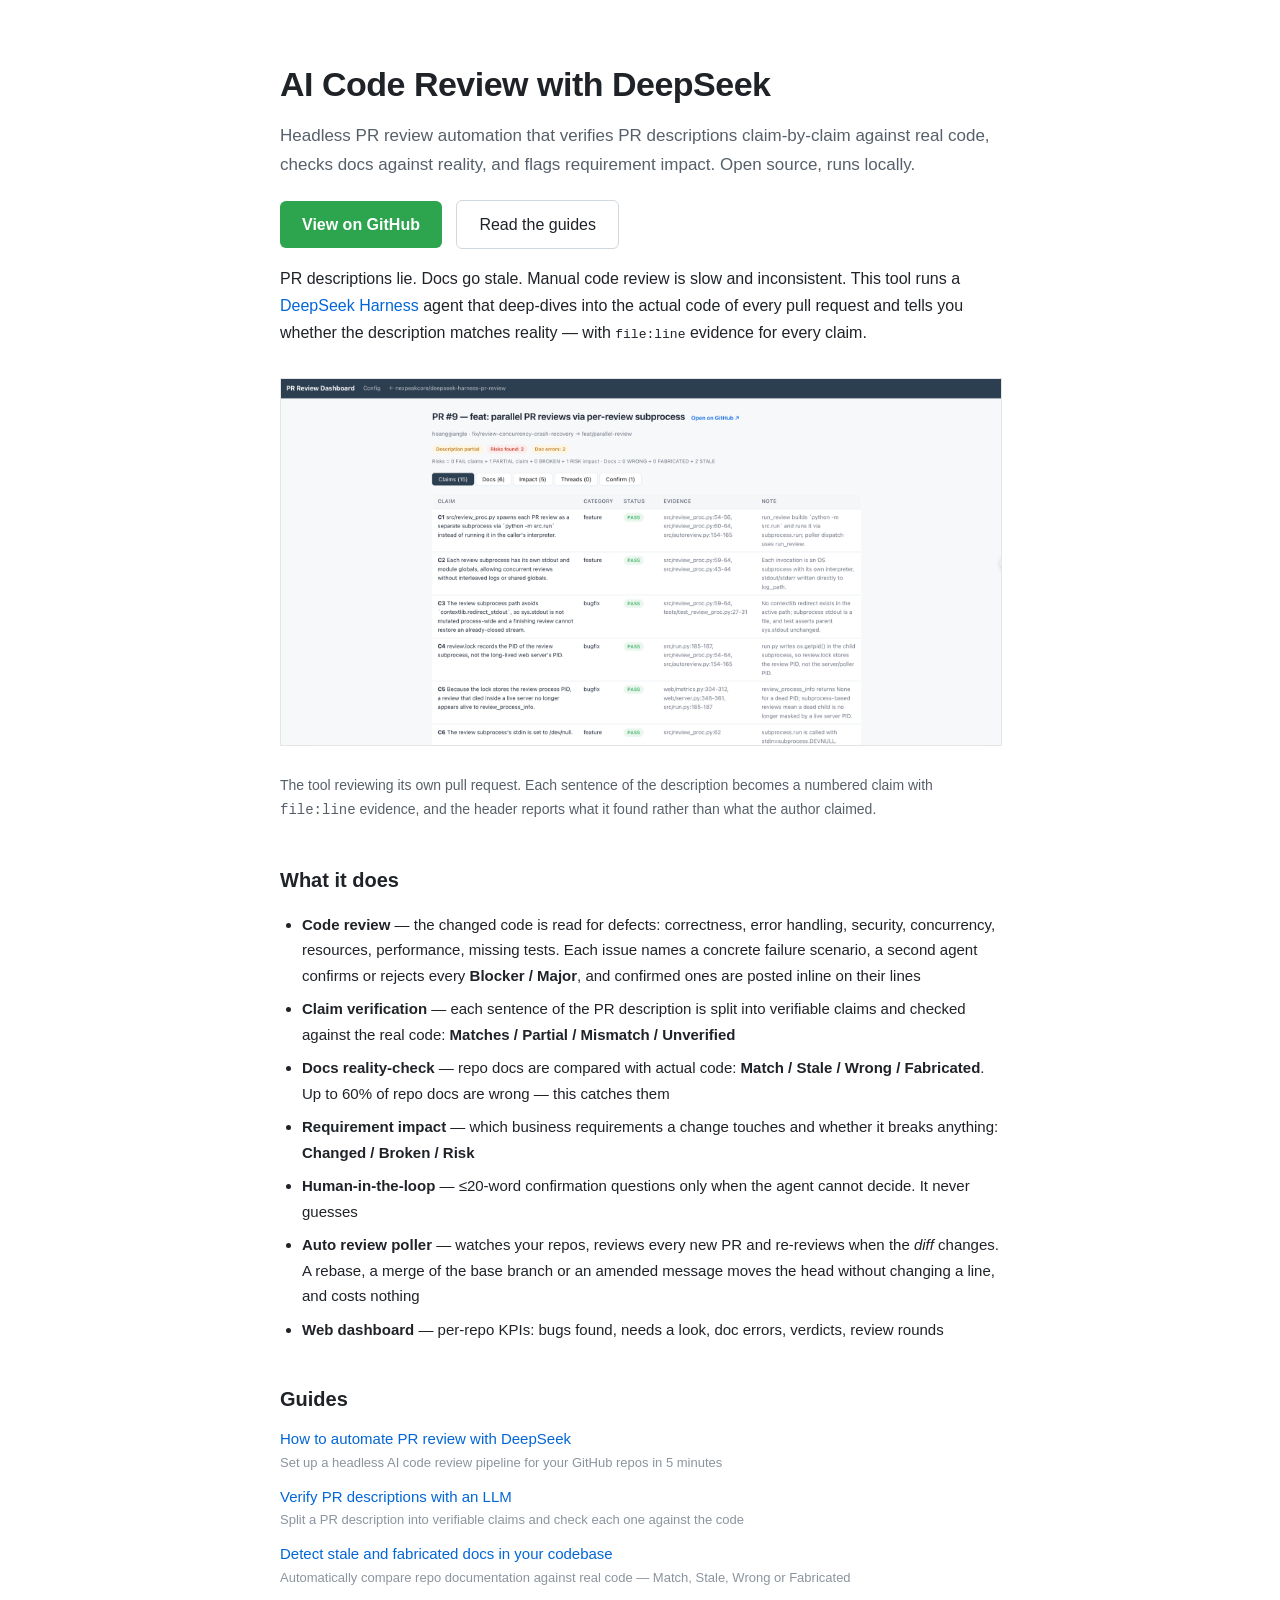
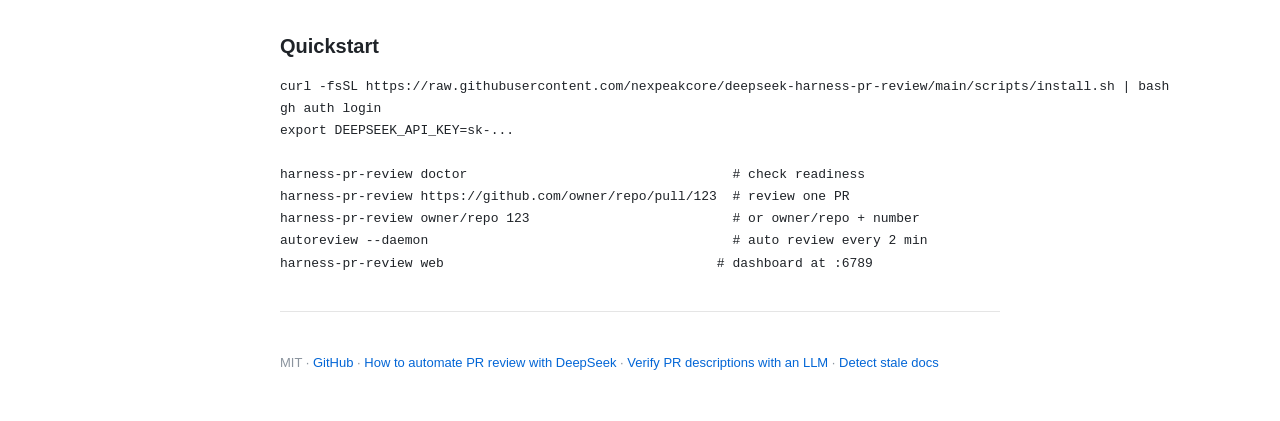
<file: docs/index.html>
<!DOCTYPE html>
<html lang="en">
<head>
<meta charset="utf-8">
<meta name="viewport" content="width=device-width, initial-scale=1">
<title>AI Code Review with DeepSeek — Headless PR Review Automation</title>
<meta name="description" content="AI code review with DeepSeek: headless PR review automation that verifies PR descriptions claim-by-claim against real code, checks docs against reality, and flags requirement impact. Open source, runs locally.">
<meta name="keywords" content="deepseek code review, deepseek pr review, ai pr review, ai code review tool, llm code review automation, headless code review, code review with deepseek">
<meta property="og:title" content="AI Code Review with DeepSeek — Headless PR Review Automation">
<meta property="og:description" content="Verify PR descriptions claim-by-claim against real code. Detect stale and fabricated docs. Flag requirement impact. Open source.">
<meta property="og:type" content="website">
<meta property="og:url" content="https://nexpeakcore.github.io/deepseek-harness-pr-review/">
<link rel="canonical" href="https://nexpeakcore.github.io/deepseek-harness-pr-review/">
<style>
body { margin: 0 auto; max-width: 720px; padding: 56px 24px 48px;
       font-family: -apple-system, "Segoe UI", Roboto, sans-serif;
       color: #1f2328; line-height: 1.7; }
a { color: #0366d6; text-decoration: none; }
a:hover { text-decoration: underline; }
h1 { font-size: 34px; font-weight: 700; margin: 0 0 8px; letter-spacing: -0.5px; }
h2 { font-size: 20px; font-weight: 600; margin: 40px 0 10px; }
.tagline { font-size: 17px; color: #57606a; margin: 0 0 20px; }
.cta { display: inline-block; background: #2da44e; color: #fff; font-weight: 600;
       padding: 10px 22px; border-radius: 6px; margin-right: 10px; }
.cta:hover { text-decoration: none; background: #2c974b; }
.cta-gh { display: inline-block; border: 1px solid #d0d7de; padding: 10px 22px;
          border-radius: 6px; color: #1f2328; font-weight: 500; }
ul { padding-left: 22px; font-size: 15px; }
li { margin: 8px 0; }
.guide-list a { font-size: 15px; display: block; margin: 10px 0; }
.guide-list small { color: #8b949e; display: block; font-size: 13px; }
img { max-width: 100%; height: auto; margin: 16px 0 4px; border: 1px solid #e5e5e5; }
.caption { font-size: 14px; color: #57606a; margin: 0 0 24px; }
figcaption { font-size: 12px; color: #8b949e; }
hr { border: none; border-top: 1px solid #e5e5e5; margin: 36px 0; }
footer { margin-top: 40px; font-size: 13px; color: #8b949e; }
</style>
</head>
<body>

<h1>AI Code Review with DeepSeek</h1>
<p class="tagline">Headless PR review automation that verifies PR descriptions
claim-by-claim against real code, checks docs against reality, and flags
requirement impact. Open source, runs locally.</p>

<p>
  <a class="cta" href="https://github.com/nexpeakcore/deepseek-harness-pr-review">View on GitHub</a>
  <a class="cta-gh" href="#guides">Read the guides</a>
</p>

<p>PR descriptions lie. Docs go stale. Manual code review is slow and
inconsistent. This tool runs a <a href="https://deepseek.com/harness/en/">DeepSeek Harness</a>
agent that deep-dives into the actual code of every pull request and tells you
whether the description matches reality — with <code>file:line</code> evidence
for every claim.</p>

<p>
  <a href="screenshots/dashboard-demo.png">
    <img src="screenshots/dashboard-demo.png" width="2000" height="1015"
         alt="PR review dashboard showing each claim from a PR description checked against real code with file:line evidence"
         loading="lazy">
  </a>
</p>
<p class="caption">The tool reviewing its own pull request. Each sentence of the
description becomes a numbered claim with <code>file:line</code> evidence, and
the header reports what it found rather than what the author claimed.</p>

<h2>What it does</h2>
<ul>
  <li><b>Code review</b> — the changed code is read for defects: correctness,
  error handling, security, concurrency, resources, performance, missing tests.
  Each issue names a concrete failure scenario, a second agent confirms or
  rejects every <b>Blocker / Major</b>, and confirmed ones are posted inline on
  their lines</li>
  <li><b>Claim verification</b> — each sentence of the PR description is split
  into verifiable claims and checked against the real code: <b>Matches / Partial
  / Mismatch / Unverified</b></li>
  <li><b>Docs reality-check</b> — repo docs are compared with actual code:
  <b>Match / Stale / Wrong / Fabricated</b>. Up to 60% of repo docs are wrong —
  this catches them</li>
  <li><b>Requirement impact</b> — which business requirements a change touches
  and whether it breaks anything: <b>Changed / Broken / Risk</b></li>
  <li><b>Human-in-the-loop</b> — ≤20-word confirmation questions only when the
  agent cannot decide. It never guesses</li>
  <li><b>Auto review poller</b> — watches your repos, reviews every new PR and
  re-reviews when the <i>diff</i> changes. A rebase, a merge of the base branch
  or an amended message moves the head without changing a line, and costs
  nothing</li>
  <li><b>Web dashboard</b> — per-repo KPIs: bugs found, needs a look, doc
  errors, verdicts, review rounds</li>
</ul>

<h2 id="guides">Guides</h2>
<div class="guide-list">
  <a href="guide/how-to-automate-pr-review-with-deepseek.html">How to automate PR review with DeepSeek<small>Set up a headless AI code review pipeline for your GitHub repos in 5 minutes</small></a>
  <a href="guide/verify-pr-descriptions-with-llm.html">Verify PR descriptions with an LLM<small>Split a PR description into verifiable claims and check each one against the code</small></a>
  <a href="guide/detect-stale-docs-in-codebase.html">Detect stale and fabricated docs in your codebase<small>Automatically compare repo documentation against real code — Match, Stale, Wrong or Fabricated</small></a>
</div>

<h2>Quickstart</h2>
<pre><code>curl -fsSL https://raw.githubusercontent.com/nexpeakcore/deepseek-harness-pr-review/main/scripts/install.sh | bash
gh auth login
export DEEPSEEK_API_KEY=sk-...

harness-pr-review doctor                                  # check readiness
harness-pr-review https://github.com/owner/repo/pull/123  # review one PR
harness-pr-review owner/repo 123                          # or owner/repo + number
autoreview --daemon                                       # auto review every 2 min
harness-pr-review web                                   # dashboard at :6789</code></pre>

<hr>

<footer>MIT · <a href="https://github.com/nexpeakcore/deepseek-harness-pr-review">GitHub</a> ·
<a href="guide/how-to-automate-pr-review-with-deepseek.html">How to automate PR review with DeepSeek</a> ·
<a href="guide/verify-pr-descriptions-with-llm.html">Verify PR descriptions with an LLM</a> ·
<a href="guide/detect-stale-docs-in-codebase.html">Detect stale docs</a></footer>

</body>
</html>
</file>
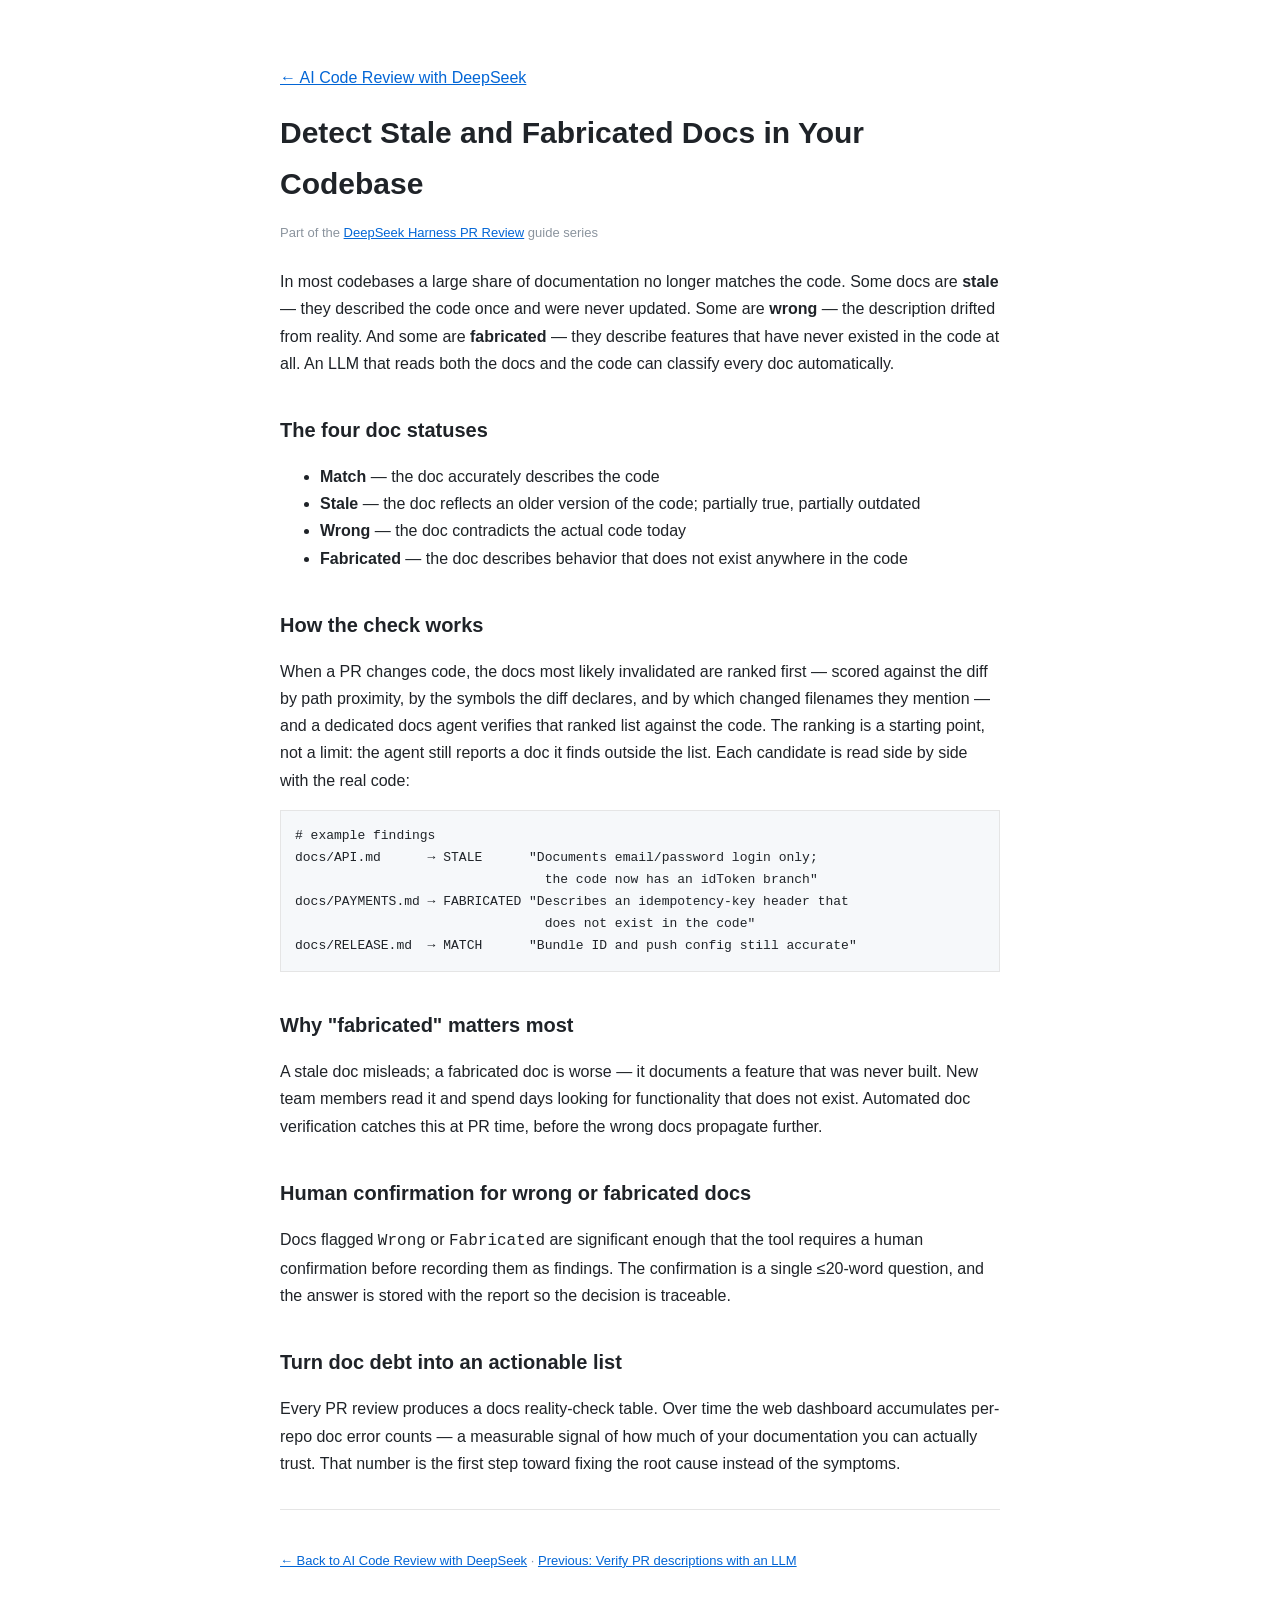
<file: docs/guide/detect-stale-docs-in-codebase.html>
<!DOCTYPE html>
<html lang="en">
<head>
<meta charset="utf-8">
<meta name="viewport" content="width=device-width, initial-scale=1">
<title>Detect Stale and Fabricated Docs in Your Codebase — Automated Guide</title>
<meta name="description" content="Detect stale and fabricated documentation with an LLM: automatically compare repo docs against real code and classify each doc as Match, Stale, Wrong or Fabricated. Stop trusting docs that lie.">
<meta name="keywords" content="stale docs, fabricated documentation, documentation drift, docs vs code, llm docs check, documentation accuracy">
<link rel="canonical" href="https://nexpeakcore.github.io/deepseek-harness-pr-review/guide/detect-stale-docs-in-codebase.html">
<style>
body { margin: 0 auto; max-width: 720px; padding: 48px 24px 48px;
       font-family: -apple-system, "Segoe UI", Roboto, sans-serif;
       color: #1f2328; line-height: 1.7; }
a { color: #0366d6; }
h1 { font-size: 30px; font-weight: 700; margin: 0 0 6px; }
h2 { font-size: 20px; font-weight: 600; margin: 36px 0 10px; }
.meta { color: #8b949e; font-size: 13px; margin-bottom: 24px; }
pre { background: #f6f8fa; border: 1px solid #e5e5e5; padding: 14px;
      overflow-x: auto; font-size: 13px; }
code { font-family: ui-monospace, SFMono-Regular, Menlo, monospace; }
hr { border: none; border-top: 1px solid #e5e5e5; margin: 32px 0; }
footer { margin-top: 40px; font-size: 13px; color: #8b949e; }
</style>
</head>
<body>

<p><a href="../">← AI Code Review with DeepSeek</a></p>

<h1>Detect Stale and Fabricated Docs in Your Codebase</h1>
<p class="meta">Part of the <a href="../">DeepSeek Harness PR Review</a> guide series</p>

<p>In most codebases a large share of documentation no longer matches the
code. Some docs are <b>stale</b> — they described the code once and were never
updated. Some are <b>wrong</b> — the description drifted from reality. And some
are <b>fabricated</b> — they describe features that have never existed in the
code at all. An LLM that reads both the docs and the code can classify every
doc automatically.</p>

<h2>The four doc statuses</h2>
<ul>
  <li><b>Match</b> — the doc accurately describes the code</li>
  <li><b>Stale</b> — the doc reflects an older version of the code; partially
  true, partially outdated</li>
  <li><b>Wrong</b> — the doc contradicts the actual code today</li>
  <li><b>Fabricated</b> — the doc describes behavior that does not exist
  anywhere in the code</li>
</ul>

<h2>How the check works</h2>
<p>When a PR changes code, the docs most likely invalidated are ranked first —
scored against the diff by path proximity, by the symbols the diff declares, and
by which changed filenames they mention — and a dedicated docs agent verifies
that ranked list against the code. The ranking is a starting point, not a limit:
the agent still reports a doc it finds outside the list. Each candidate is read
side by side with the real code:</p>
<pre><code># example findings
docs/API.md      → STALE      "Documents email/password login only;
                                the code now has an idToken branch"
docs/PAYMENTS.md → FABRICATED "Describes an idempotency-key header that
                                does not exist in the code"
docs/RELEASE.md  → MATCH      "Bundle ID and push config still accurate"</code></pre>

<h2>Why "fabricated" matters most</h2>
<p>A stale doc misleads; a fabricated doc is worse — it documents a feature
that was never built. New team members read it and spend days looking for
functionality that does not exist. Automated doc verification catches this at
PR time, before the wrong docs propagate further.</p>

<h2>Human confirmation for wrong or fabricated docs</h2>
<p>Docs flagged <code>Wrong</code> or <code>Fabricated</code> are significant
enough that the tool requires a human confirmation before recording them as
findings. The confirmation is a single ≤20-word question, and the answer is
stored with the report so the decision is traceable.</p>

<h2>Turn doc debt into an actionable list</h2>
<p>Every PR review produces a docs reality-check table. Over time the web
dashboard accumulates per-repo doc error counts — a measurable signal of how
much of your documentation you can actually trust. That number is the first
step toward fixing the root cause instead of the symptoms.</p>

<hr>

<footer><a href="../">← Back to AI Code Review with DeepSeek</a> ·
<a href="verify-pr-descriptions-with-llm.html">Previous: Verify PR descriptions with an LLM</a></footer>

</body>
</html>
</file>
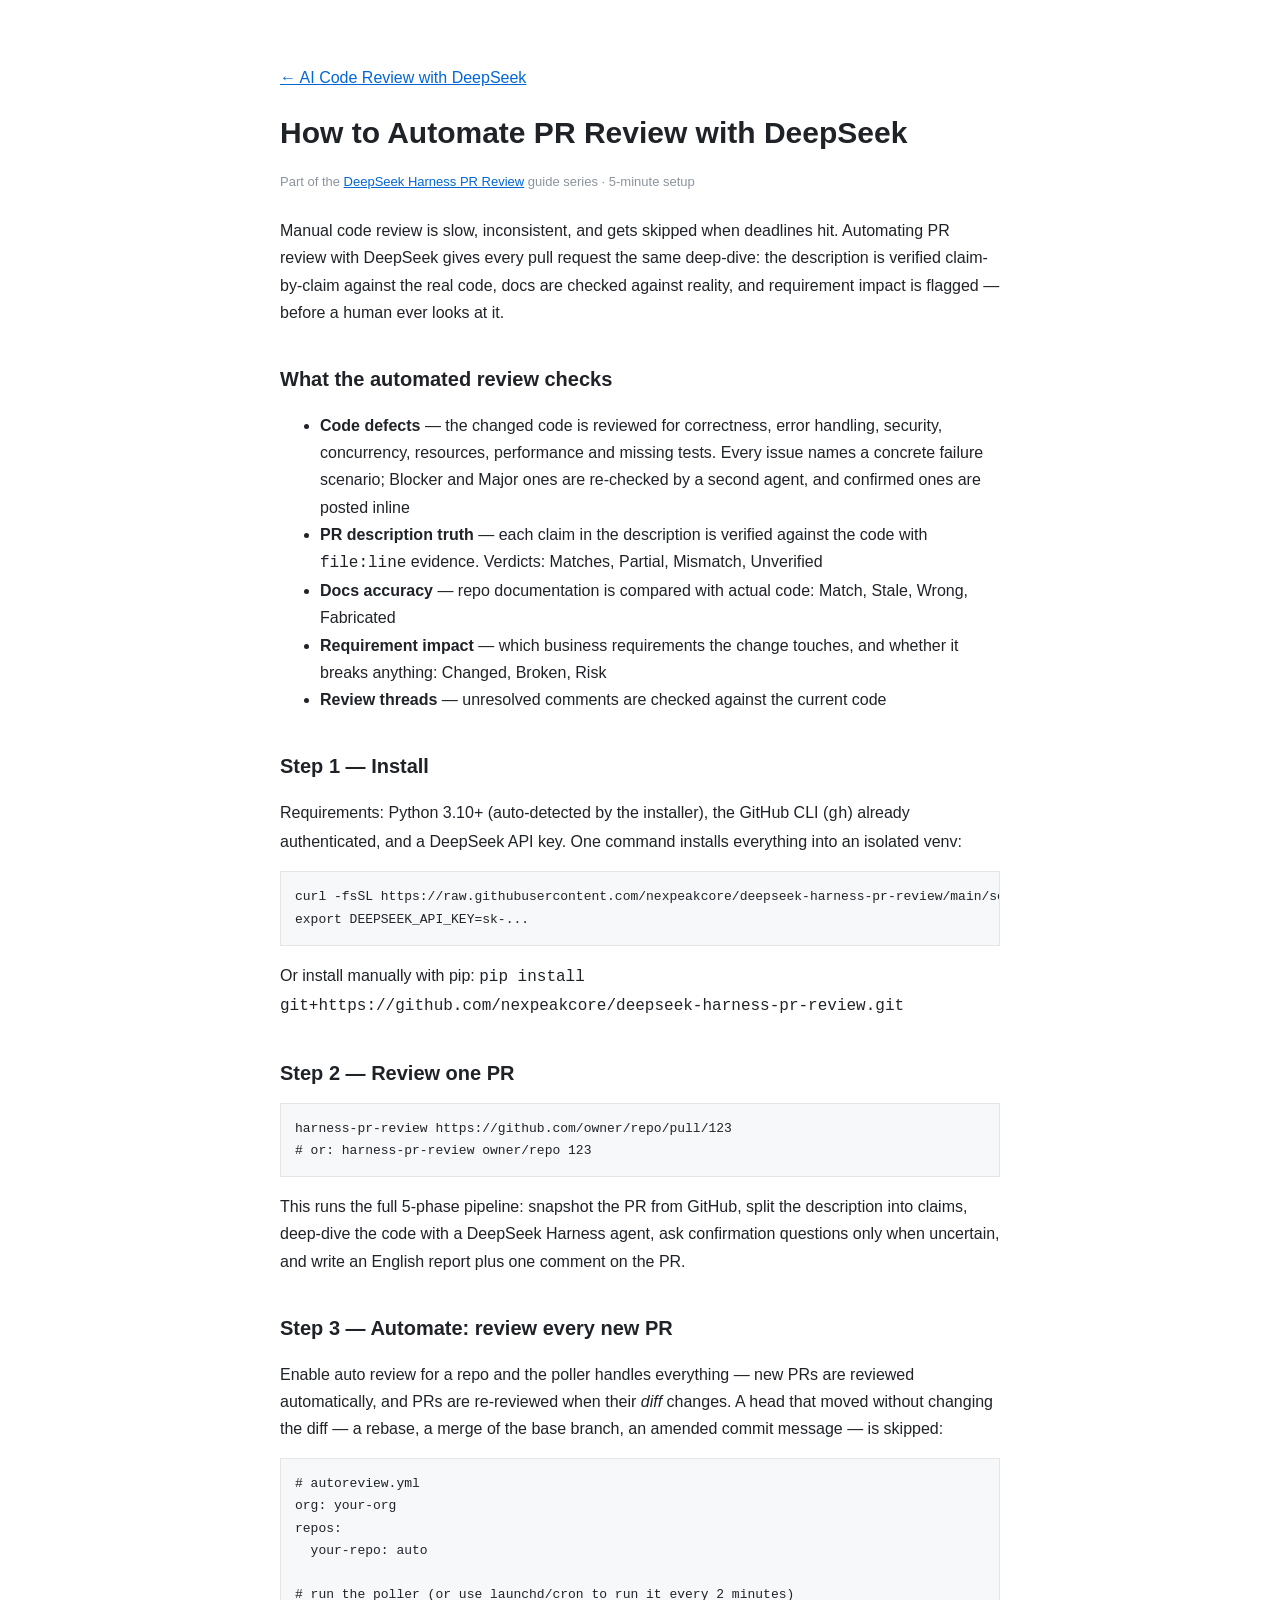
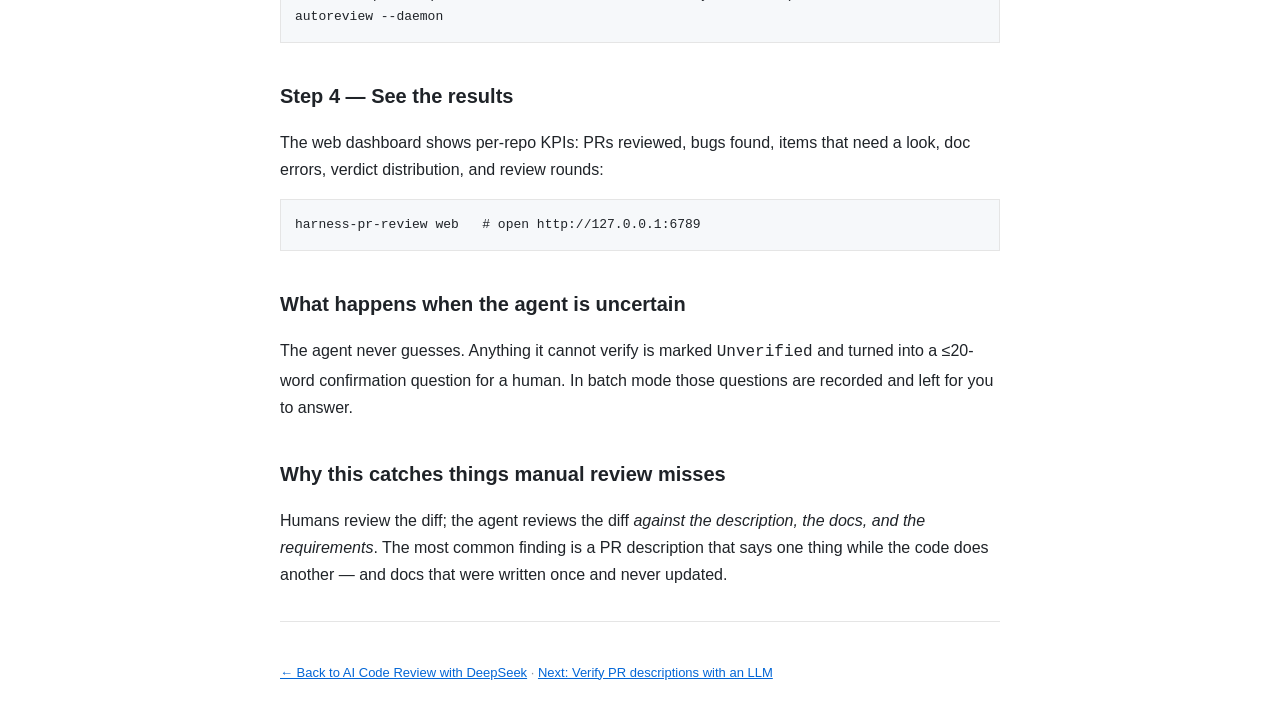
<file: docs/guide/how-to-automate-pr-review-with-deepseek.html>
<!DOCTYPE html>
<html lang="en">
<head>
<meta charset="utf-8">
<meta name="viewport" content="width=device-width, initial-scale=1">
<title>How to Automate PR Review with DeepSeek — Step-by-Step Guide</title>
<meta name="description" content="Learn how to automate PR review with DeepSeek: a headless AI code review pipeline that verifies PR descriptions claim-by-claim, checks docs against reality, and posts a review comment on every pull request.">
<meta name="keywords" content="automate pr review, deepseek pr review, ai code review automation, headless code review, automated code review github">
<link rel="canonical" href="https://nexpeakcore.github.io/deepseek-harness-pr-review/guide/how-to-automate-pr-review-with-deepseek.html">
<style>
body { margin: 0 auto; max-width: 720px; padding: 48px 24px 48px;
       font-family: -apple-system, "Segoe UI", Roboto, sans-serif;
       color: #1f2328; line-height: 1.7; }
a { color: #0366d6; }
h1 { font-size: 30px; font-weight: 700; margin: 0 0 6px; }
h2 { font-size: 20px; font-weight: 600; margin: 36px 0 10px; }
.meta { color: #8b949e; font-size: 13px; margin-bottom: 24px; }
pre { background: #f6f8fa; border: 1px solid #e5e5e5; padding: 14px;
      overflow-x: auto; font-size: 13px; }
code { font-family: ui-monospace, SFMono-Regular, Menlo, monospace; }
hr { border: none; border-top: 1px solid #e5e5e5; margin: 32px 0; }
footer { margin-top: 40px; font-size: 13px; color: #8b949e; }
</style>
</head>
<body>

<p><a href="../">← AI Code Review with DeepSeek</a></p>

<h1>How to Automate PR Review with DeepSeek</h1>
<p class="meta">Part of the <a href="../">DeepSeek Harness PR Review</a> guide series · 5-minute setup</p>

<p>Manual code review is slow, inconsistent, and gets skipped when deadlines
hit. Automating PR review with DeepSeek gives every pull request the same
deep-dive: the description is verified claim-by-claim against the real code,
docs are checked against reality, and requirement impact is flagged — before a
human ever looks at it.</p>

<h2>What the automated review checks</h2>
<ul>
  <li><b>Code defects</b> — the changed code is reviewed for correctness,
  error handling, security, concurrency, resources, performance and missing
  tests. Every issue names a concrete failure scenario; Blocker and Major ones
  are re-checked by a second agent, and confirmed ones are posted inline</li>
  <li><b>PR description truth</b> — each claim in the description is verified
  against the code with <code>file:line</code> evidence. Verdicts: Matches,
  Partial, Mismatch, Unverified</li>
  <li><b>Docs accuracy</b> — repo documentation is compared with actual code:
  Match, Stale, Wrong, Fabricated</li>
  <li><b>Requirement impact</b> — which business requirements the change
  touches, and whether it breaks anything: Changed, Broken, Risk</li>
  <li><b>Review threads</b> — unresolved comments are checked against the
  current code</li>
</ul>

<h2>Step 1 — Install</h2>
<p>Requirements: Python 3.10+ (auto-detected by the installer), the GitHub CLI
(<code>gh</code>) already authenticated, and a DeepSeek API key. One command
installs everything into an isolated venv:</p>
<pre><code>curl -fsSL https://raw.githubusercontent.com/nexpeakcore/deepseek-harness-pr-review/main/scripts/install.sh | bash
export DEEPSEEK_API_KEY=sk-...</code></pre>
<p>Or install manually with pip: <code>pip install git+https://github.com/nexpeakcore/deepseek-harness-pr-review.git</code></p>

<h2>Step 2 — Review one PR</h2>
<pre><code>harness-pr-review https://github.com/owner/repo/pull/123
# or: harness-pr-review owner/repo 123</code></pre>
<p>This runs the full 5-phase pipeline: snapshot the PR from GitHub, split the
description into claims, deep-dive the code with a DeepSeek Harness agent,
ask confirmation questions only when uncertain, and write an English report
plus one comment on the PR.</p>

<h2>Step 3 — Automate: review every new PR</h2>
<p>Enable auto review for a repo and the poller handles everything — new PRs
are reviewed automatically, and PRs are re-reviewed when their <em>diff</em>
changes. A head that moved without changing the diff — a rebase, a merge of the
base branch, an amended commit message — is skipped:</p>
<pre><code># autoreview.yml
org: your-org
repos:
  your-repo: auto

# run the poller (or use launchd/cron to run it every 2 minutes)
autoreview --daemon</code></pre>

<h2>Step 4 — See the results</h2>
<p>The web dashboard shows per-repo KPIs: PRs reviewed, bugs found, items
that need a look, doc errors, verdict distribution, and review rounds:</p>
<pre><code>harness-pr-review web   # open http://127.0.0.1:6789</code></pre>

<h2>What happens when the agent is uncertain</h2>
<p>The agent never guesses. Anything it cannot verify is marked
<code>Unverified</code> and turned into a ≤20-word confirmation question for a
human. In batch mode those questions are recorded and left for you to answer.</p>

<h2>Why this catches things manual review misses</h2>
<p>Humans review the diff; the agent reviews the diff <i>against the
description, the docs, and the requirements</i>. The most common finding is a
PR description that says one thing while the code does another — and docs that
were written once and never updated.</p>

<hr>

<footer><a href="../">← Back to AI Code Review with DeepSeek</a> ·
<a href="verify-pr-descriptions-with-llm.html">Next: Verify PR descriptions with an LLM</a></footer>

</body>
</html>
</file>
